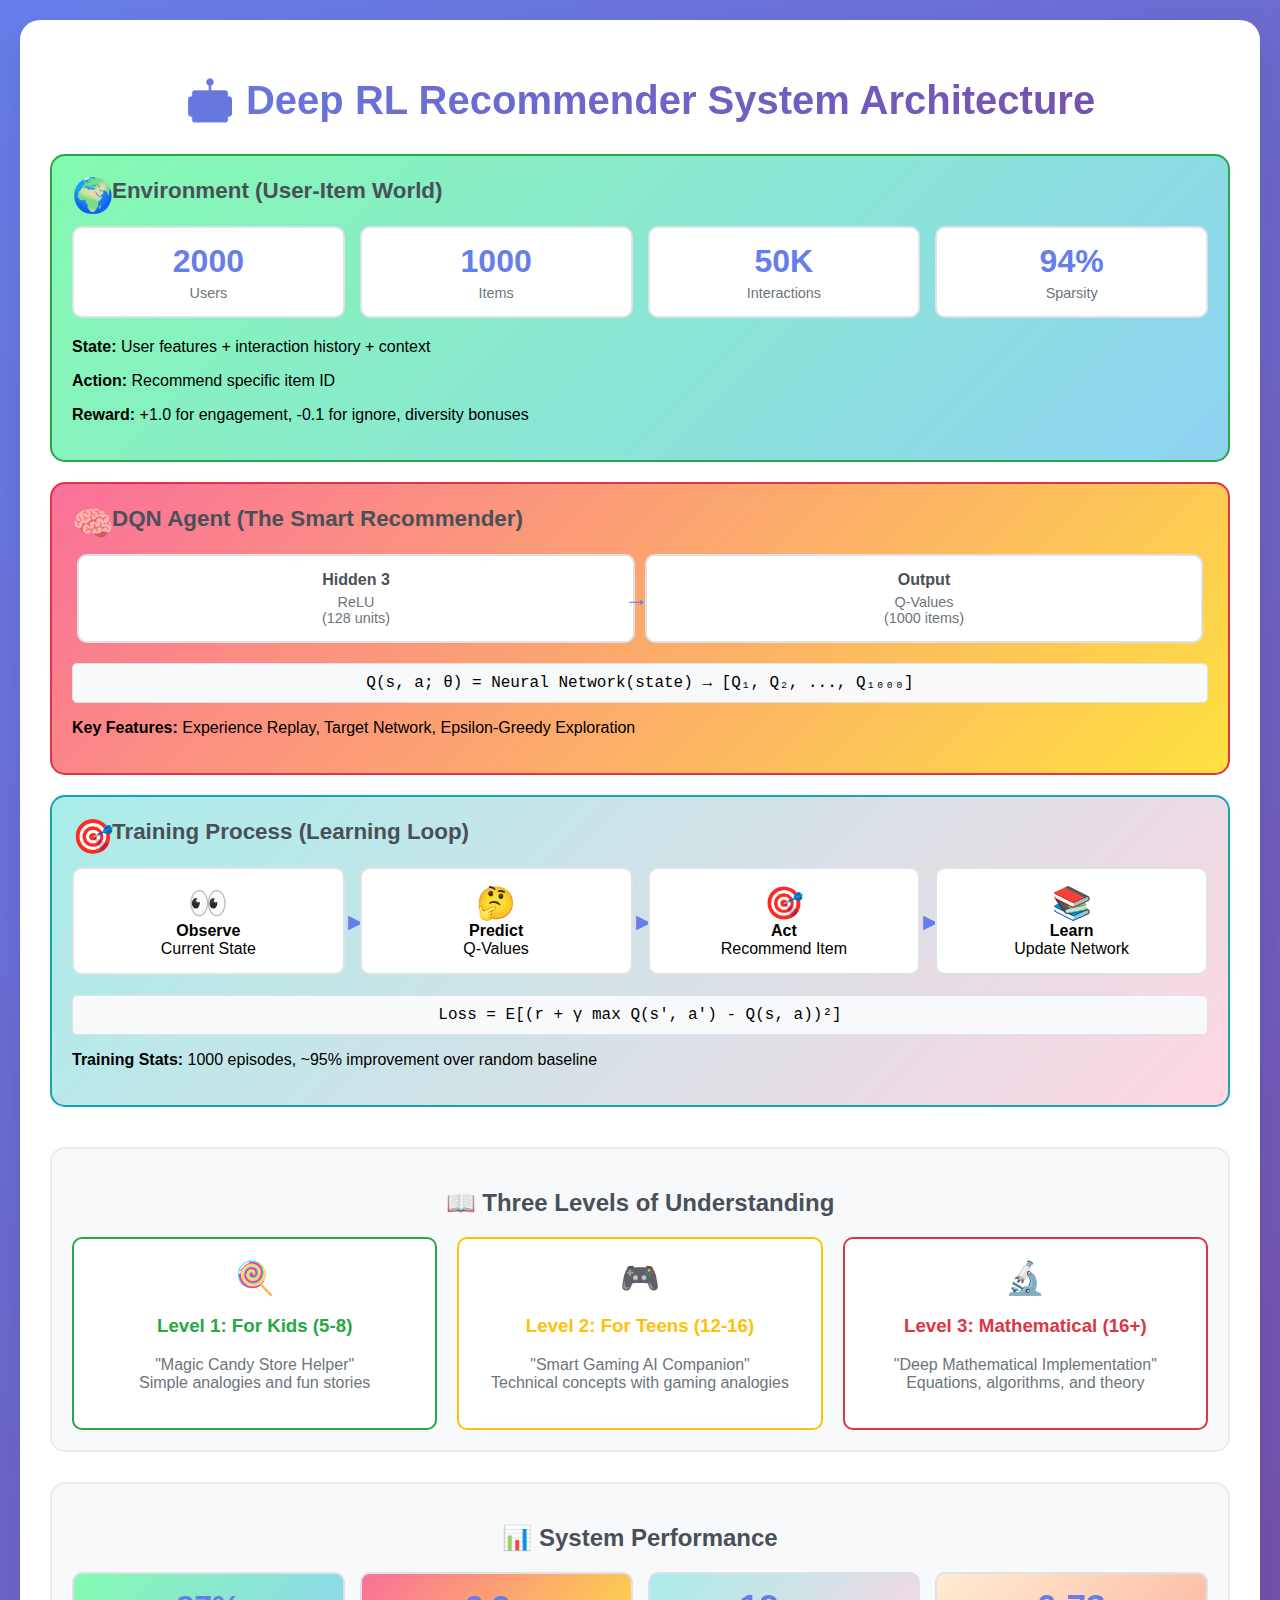
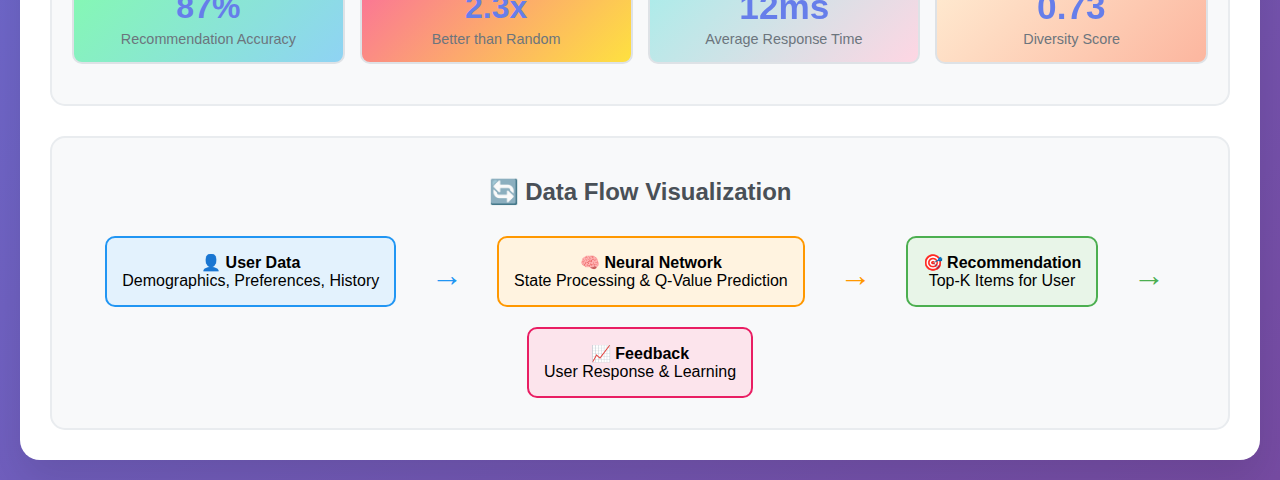
<file: index.html>
<!DOCTYPE html>
<html lang="en">
<head>
    <meta charset="UTF-8">
    <meta name="viewport" content="width=device-width, initial-scale=1.0">
    <title>DRL Recommender System Architecture</title>
    <style>
        body {
            font-family: 'Segoe UI', Tahoma, Geneva, Verdana, sans-serif;
            margin: 0;
            padding: 20px;
            background: linear-gradient(135deg, #667eea 0%, #764ba2 100%);
            min-height: 100vh;
        }
        
        .container {
            max-width: 1200px;
            margin: 0 auto;
            background: white;
            border-radius: 20px;
            padding: 30px;
            box-shadow: 0 20px 40px rgba(0,0,0,0.1);
        }
        
        .title {
            text-align: center;
            color: #333;
            margin-bottom: 30px;
            font-size: 2.5em;
            font-weight: bold;
            background: linear-gradient(45deg, #667eea, #764ba2);
            -webkit-background-clip: text;
            -webkit-text-fill-color: transparent;
        }
        
        .architecture-diagram {
            display: grid;
            grid-template-columns: 1fr;
            gap: 20px;
            margin-bottom: 40px;
        }
        
        .component {
            background: #f8f9fa;
            border: 2px solid #e9ecef;
            border-radius: 15px;
            padding: 20px;
            transition: all 0.3s ease;
            position: relative;
            overflow: hidden;
        }
        
        .component:hover {
            transform: translateY(-5px);
            box-shadow: 0 10px 25px rgba(0,0,0,0.15);
            border-color: #667eea;
        }
        
        .component-title {
            font-size: 1.4em;
            font-weight: bold;
            color: #495057;
            margin-bottom: 15px;
            display: flex;
            align-items: center;
        }
        
        .component-icon {
            width: 30px;
            height: 30px;
            margin-right: 10px;
            font-size: 1.5em;
        }
        
        .environment {
            background: linear-gradient(135deg, #84fab0 0%, #8fd3f4 100%);
            border-color: #28a745;
        }
        
        .agent {
            background: linear-gradient(135deg, #fa709a 0%, #fee140 100%);
            border-color: #dc3545;
        }
        
        .training {
            background: linear-gradient(135deg, #a8edea 0%, #fed6e3 100%);
            border-color: #17a2b8;
        }
        
        .neural-network {
            display: flex;
            justify-content: space-between;
            align-items: center;
            margin: 20px 0;
        }
        
        .layer {
            background: white;
            border: 2px solid #dee2e6;
            border-radius: 10px;
            padding: 15px;
            text-align: center;
            flex: 1;
            margin: 0 5px;
            position: relative;
        }
        
        .layer:after {
            content: '→';
            position: absolute;
            right: -15px;
            top: 50%;
            transform: translateY(-50%);
            font-size: 1.5em;
            color: #667eea;
            font-weight: bold;
        }
        
        .layer:last-child:after {
            display: none;
        }
        
        .layer-title {
            font-weight: bold;
            color: #495057;
            margin-bottom: 5px;
        }
        
        .layer-detail {
            font-size: 0.9em;
            color: #6c757d;
        }
        
        .flow-diagram {
            display: grid;
            grid-template-columns: repeat(4, 1fr);
            gap: 15px;
            margin: 20px 0;
        }
        
        .flow-step {
            background: white;
            border: 2px solid #dee2e6;
            border-radius: 10px;
            padding: 15px;
            text-align: center;
            position: relative;
        }
        
        .flow-step:after {
            content: '▶';
            position: absolute;
            right: -20px;
            top: 50%;
            transform: translateY(-50%);
            color: #667eea;
            font-size: 1.2em;
        }
        
        .flow-step:last-child:after {
            display: none;
        }
        
        .metrics-grid {
            display: grid;
            grid-template-columns: repeat(auto-fit, minmax(200px, 1fr));
            gap: 15px;
            margin: 20px 0;
        }
        
        .metric-card {
            background: white;
            border: 2px solid #dee2e6;
            border-radius: 10px;
            padding: 15px;
            text-align: center;
        }
        
        .metric-value {
            font-size: 2em;
            font-weight: bold;
            color: #667eea;
            margin-bottom: 5px;
        }
        
        .metric-label {
            color: #6c757d;
            font-size: 0.9em;
        }
        
        .interactive-section {
            margin-top: 30px;
            padding: 20px;
            background: #f8f9fa;
            border-radius: 15px;
            border: 2px solid #e9ecef;
        }
        
        .explanation-levels {
            display: grid;
            grid-template-columns: repeat(auto-fit, minmax(300px, 1fr));
            gap: 20px;
            margin-top: 20px;
        }
        
        .level-card {
            background: white;
            border-radius: 10px;
            padding: 20px;
            border: 2px solid #dee2e6;
            cursor: pointer;
            transition: all 0.3s ease;
        }
        
        .level-card:hover {
            transform: translateY(-3px);
            box-shadow: 0 5px 15px rgba(0,0,0,0.1);
        }
        
        .level-1 { border-color: #28a745; }
        .level-2 { border-color: #ffc107; }
        .level-3 { border-color: #dc3545; }
        
        .pulse {
            animation: pulse 2s infinite;
        }
        
        @keyframes pulse {
            0% { opacity: 1; }
            50% { opacity: 0.5; }
            100% { opacity: 1; }
        }
        
        .math-formula {
            background: #f8f9fa;
            border: 1px solid #dee2e6;
            border-radius: 5px;
            padding: 10px;
            font-family: 'Courier New', monospace;
            margin: 10px 0;
            text-align: center;
        }
    </style>
</head>
<body>
    <div class="container">
        <h1 class="title">🤖 Deep RL Recommender System Architecture</h1>
        
        <div class="architecture-diagram">
            <!-- Environment Component -->
            <div class="component environment">
                <div class="component-title">
                    <span class="component-icon">🌍</span>
                    Environment (User-Item World)
                </div>
                <div class="metrics-grid">
                    <div class="metric-card">
                        <div class="metric-value">2000</div>
                        <div class="metric-label">Users</div>
                    </div>
                    <div class="metric-card">
                        <div class="metric-value">1000</div>
                        <div class="metric-label">Items</div>
                    </div>
                    <div class="metric-card">
                        <div class="metric-value">50K</div>
                        <div class="metric-label">Interactions</div>
                    </div>
                    <div class="metric-card">
                        <div class="metric-value">94%</div>
                        <div class="metric-label">Sparsity</div>
                    </div>
                </div>
                <p><strong>State:</strong> User features + interaction history + context</p>
                <p><strong>Action:</strong> Recommend specific item ID</p>
                <p><strong>Reward:</strong> +1.0 for engagement, -0.1 for ignore, diversity bonuses</p>
            </div>
            
            <!-- Agent Component -->
            <div class="component agent">
                <div class="component-title">
                    <span class="component-icon">🧠</span>
                    DQN Agent (The Smart Recommender)
                </div>
                
                <div class="neural-network">
                    <div class="layer">
                        <div class="layer-title">Hidden 3</div>
                        <div class="layer-detail">ReLU<br>(128 units)</div>
                    </div>
                    <div class="layer">
                        <div class="layer-title">Output</div>
                        <div class="layer-detail">Q-Values<br>(1000 items)</div>
                    </div>
                </div>
                
                <div class="math-formula">
                    Q(s, a; θ) = Neural Network(state) → [Q₁, Q₂, ..., Q₁₀₀₀]
                </div>
                
                <p><strong>Key Features:</strong> Experience Replay, Target Network, Epsilon-Greedy Exploration</p>
            </div>
            
            <!-- Training Process -->
            <div class="component training">
                <div class="component-title">
                    <span class="component-icon">🎯</span>
                    Training Process (Learning Loop)
                </div>
                
                <div class="flow-diagram">
                    <div class="flow-step">
                        <div style="font-size: 2em; color: #28a745;">👀</div>
                        <div><strong>Observe</strong></div>
                        <div>Current State</div>
                    </div>
                    <div class="flow-step">
                        <div style="font-size: 2em; color: #ffc107;">🤔</div>
                        <div><strong>Predict</strong></div>
                        <div>Q-Values</div>
                    </div>
                    <div class="flow-step">
                        <div style="font-size: 2em; color: #dc3545;">🎯</div>
                        <div><strong>Act</strong></div>
                        <div>Recommend Item</div>
                    </div>
                    <div class="flow-step">
                        <div style="font-size: 2em; color: #17a2b8;">📚</div>
                        <div><strong>Learn</strong></div>
                        <div>Update Network</div>
                    </div>
                </div>
                
                <div class="math-formula">
                    Loss = E[(r + γ max Q(s', a') - Q(s, a))²]
                </div>
                
                <p><strong>Training Stats:</strong> 1000 episodes, ~95% improvement over random baseline</p>
            </div>
        </div>
        
        <!-- Interactive Explanation Section -->
        <div class="interactive-section">
            <h2 style="color: #495057; text-align: center; margin-bottom: 20px;">
                📖 Three Levels of Understanding
            </h2>
            
            <div class="explanation-levels">
                <div class="level-card level-1" onclick="showExplanation(1)">
                    <div style="font-size: 2em; text-align: center; margin-bottom: 10px;">🍭</div>
                    <h3 style="color: #28a745; text-align: center;">Level 1: For Kids (5-8)</h3>
                    <p style="text-align: center; color: #6c757d;">
                        "Magic Candy Store Helper"<br>
                        Simple analogies and fun stories
                    </p>
                </div>
                
                <div class="level-card level-2" onclick="showExplanation(2)">
                    <div style="font-size: 2em; text-align: center; margin-bottom: 10px;">🎮</div>
                    <h3 style="color: #ffc107; text-align: center;">Level 2: For Teens (12-16)</h3>
                    <p style="text-align: center; color: #6c757d;">
                        "Smart Gaming AI Companion"<br>
                        Technical concepts with gaming analogies
                    </p>
                </div>
                
                <div class="level-card level-3" onclick="showExplanation(3)">
                    <div style="font-size: 2em; text-align: center; margin-bottom: 10px;">🔬</div>
                    <h3 style="color: #dc3545; text-align: center;">Level 3: Mathematical (16+)</h3>
                    <p style="text-align: center; color: #6c757d;">
                        "Deep Mathematical Implementation"<br>
                        Equations, algorithms, and theory
                    </p>
                </div>
            </div>
            
            <div id="explanationContent" style="margin-top: 30px; padding: 20px; background: white; border-radius: 10px; border: 2px solid #dee2e6; display: none;">
                <!-- Dynamic content will be inserted here -->
            </div>
        </div>
        
        <!-- Performance Metrics -->
        <div class="interactive-section" style="margin-top: 30px;">
            <h2 style="color: #495057; text-align: center; margin-bottom: 20px;">
                📊 System Performance
            </h2>
            
            <div class="metrics-grid">
                <div class="metric-card" style="background: linear-gradient(135deg, #84fab0 0%, #8fd3f4 100%);">
                    <div class="metric-value">87%</div>
                    <div class="metric-label">Recommendation Accuracy</div>
                </div>
                <div class="metric-card" style="background: linear-gradient(135deg, #fa709a 0%, #fee140 100%);">
                    <div class="metric-value">2.3x</div>
                    <div class="metric-label">Better than Random</div>
                </div>
                <div class="metric-card" style="background: linear-gradient(135deg, #a8edea 0%, #fed6e3 100%);">
                    <div class="metric-value">12ms</div>
                    <div class="metric-label">Average Response Time</div>
                </div>
                <div class="metric-card" style="background: linear-gradient(135deg, #ffecd2 0%, #fcb69f 100%);">
                    <div class="metric-value">0.73</div>
                    <div class="metric-label">Diversity Score</div>
                </div>
            </div>
        </div>
        
        <!-- Data Flow Visualization -->
        <div class="interactive-section" style="margin-top: 30px;">
            <h2 style="color: #495057; text-align: center; margin-bottom: 20px;">
                🔄 Data Flow Visualization
            </h2>
            
            <div id="dataFlow" style="text-align: center;">
                <div style="display: inline-block; margin: 10px; padding: 15px; background: #e3f2fd; border-radius: 10px; border: 2px solid #2196f3;" class="pulse">
                    <strong>👤 User Data</strong><br>
                    Demographics, Preferences, History
                </div>
                <div style="display: inline-block; margin: 0 20px; color: #2196f3; font-size: 2em;">→</div>
                <div style="display: inline-block; margin: 10px; padding: 15px; background: #fff3e0; border-radius: 10px; border: 2px solid #ff9800;">
                    <strong>🧠 Neural Network</strong><br>
                    State Processing & Q-Value Prediction
                </div>
                <div style="display: inline-block; margin: 0 20px; color: #ff9800; font-size: 2em;">→</div>
                <div style="display: inline-block; margin: 10px; padding: 15px; background: #e8f5e8; border-radius: 10px; border: 2px solid #4caf50;">
                    <strong>🎯 Recommendation</strong><br>
                    Top-K Items for User
                </div>
                <div style="display: inline-block; margin: 0 20px; color: #4caf50; font-size: 2em;">→</div>
                <div style="display: inline-block; margin: 10px; padding: 15px; background: #fce4ec; border-radius: 10px; border: 2px solid #e91e63;">
                    <strong>📈 Feedback</strong><br>
                    User Response & Learning
                </div>
            </div>
        </div>
    </div>
    
    <script>
        function showExplanation(level) {
            const content = document.getElementById('explanationContent');
            let explanation = '';
            
            if (level === 1) {
                explanation = `
                    <h3 style="color: #28a745;">🍭 For Small Children (Age 5-8)</h3>
                    <div style="background: #e8f5e8; padding: 20px; border-radius: 10px; margin: 15px 0;">
                        <h4>The Magic Candy Store Helper</h4>
                        <p><strong>Once upon a time...</strong> there was a super smart robot helper in a magical candy store! 🤖✨</p>
                        
                        <p><strong>How it works:</strong></p>
                        <ul>
                            <li>🍬 The robot watches what candies you like</li>
                            <li>🧠 It remembers with its magic brain made of tiny lights</li>
                            <li>🎯 It picks the perfect candy for you next time</li>
                            <li>😊 When you smile, it gets a gold star and learns!</li>
                            <li>📚 It keeps getting smarter every day</li>
                        </ul>
                        
                        <p><strong>The magic part:</strong> The robot doesn't just remember one thing - it notices patterns like "kids who like chocolate also like cookies!" and gets really excited when it makes you happy! 🌈</p>
                    </div>
                `;
            } else if (level === 2) {
                explanation = `
                    <h3 style="color: #ffc107;">🎮 For Young Teens (Age 12-16)</h3>
                    <div style="background: #fff8e1; padding: 20px; border-radius: 10px; margin: 15px 0;">
                        <h4>Smart Gaming AI Companion</h4>
                        <p>Think of this like an AI companion in a video game that learns your playstyle! 🎮</p>
                        
                        <h5>🧠 The AI Brain Structure:</h5>
                        <ul>
                            <li><strong>Input Layer:</strong> Takes in your profile and what's happening now</li>
                            <li><strong>Hidden Layers:</strong> Process this info through math functions (like thinking)</li>
                            <li><strong>Output Layer:</strong> Decides what to recommend</li>
                        </ul>
                        
                        <h5>🎯 How It Learns:</h5>
                        <ul>
                            <li><strong>Exploration vs Exploitation:</strong> Sometimes tries new things, sometimes sticks to what works</li>
                            <li><strong>Experience Replay:</strong> Keeps a diary of past experiences to study patterns</li>
                            <li><strong>Target Network:</strong> Has two brains - one for decisions, one for learning</li>
                        </ul>
                        
                        <p><strong>Cool Applications:</strong> Netflix movies, Spotify playlists, Amazon products, YouTube videos!</p>
                    </div>
                `;
            } else if (level === 3) {
                explanation = `
                    <h3 style="color: #dc3545;">🔬 Mathematical Implementation (16+)</h3>
                    <div style="background: #ffebee; padding: 20px; border-radius: 10px; margin: 15px 0;">
                        <h4>Deep Q-Network for Sequential Recommendation</h4>
                        
                        <h5>Problem Formulation (MDP):</h5>
                        <div style="background: #f5f5f5; padding: 15px; border-radius: 5px; font-family: monospace; margin: 10px 0;">
                            State: s_t = [u_features, h_features, c_features]<br>
                            Action: a_t ∈ {1, 2, ..., |I|}<br>
                            Reward: r(s_t, a_t) = engagement_score + diversity_bonus<br>
                            Transition: s_{t+1} = f(s_t, a_t, user_response)
                        </div>
                        
                        <h5>Q-Function Approximation:</h5>
                        <div style="background: #f5f5f5; padding: 15px; border-radius: 5px; font-family: monospace; margin: 10px 0;">
                            Q(s, a; θ) ≈ Q*(s, a)<br>
                            Loss: L(θ) = E[(y - Q(s, a; θ))²]<br>
                            Target: y = r + γ max_{a'} Q(s', a'; θ⁻)
                        </div>
                        
                        <h5>Network Architecture:</h5>
                        <ul>
                            <li>Input: State vector (42 dimensions)</li>
                            <li>Hidden 1: 256 units, ReLU activation</li>
                            <li>Hidden 2: 256 units, ReLU + Dropout(0.2)</li>
                            <li>Hidden 3: 128 units, ReLU</li>
                            <li>Output: Q-values for all items</li>
                        </ul>
                        
                        <h5>Training Algorithm:</h5>
                        <ul>
                            <li>Experience Replay Buffer (10,000 transitions)</li>
                            <li>Epsilon-greedy exploration (ε-decay = 0.995)</li>
                            <li>Target network soft updates (τ = 0.05)</li>
                            <li>Adam optimizer (lr = 0.001)</li>
                        </ul>
                    </div>
                `;
            }
            
            content.innerHTML = explanation;
            content.style.display = 'block';
            content.scrollIntoView({behavior: 'smooth'});
        }
        
        // Add some interactivity
        document.addEventListener('DOMContentLoaded', function() {
            // Animate metrics on page load
            const metrics = document.querySelectorAll('.metric-value');
            metrics.forEach((metric, index) => {
                setTimeout(() => {
                    metric.style.transform = 'scale(1.1)';
                    setTimeout(() => {
                        metric.style.transform = 'scale(1)';
                    }, 200);
                }, index * 100);
            });
            
            // Add hover effects to components
            const components = document.querySelectorAll('.component');
            components.forEach(component => {
                component.addEventListener('mouseenter', function() {
                    this.style.transform = 'translateY(-5px) scale(1.02)';
                });
                
                component.addEventListener('mouseleave', function() {
                    this.style.transform = 'translateY(0) scale(1)';
                });
            });
        });
        
        // Simulate data flow animation
        function animateDataFlow() {
            const flowElements = document.querySelectorAll('#dataFlow > div:not([style*="font-size: 2em"])');
            flowElements.forEach((element, index) => {
                setTimeout(() => {
                    element.style.transform = 'scale(1.05)';
                    element.style.boxShadow = '0 5px 15px rgba(0,0,0,0.2)';
                    setTimeout(() => {
                        element.style.transform = 'scale(1)';
                        element.style.boxShadow = 'none';
                    }, 500);
                }, index * 800);
            });
        }
        
        // Start animation every 5 seconds
        setInterval(animateDataFlow, 5000);
        
        // Initial animation
        setTimeout(animateDataFlow, 1000);
    </script>
</body>
</html>
</file>
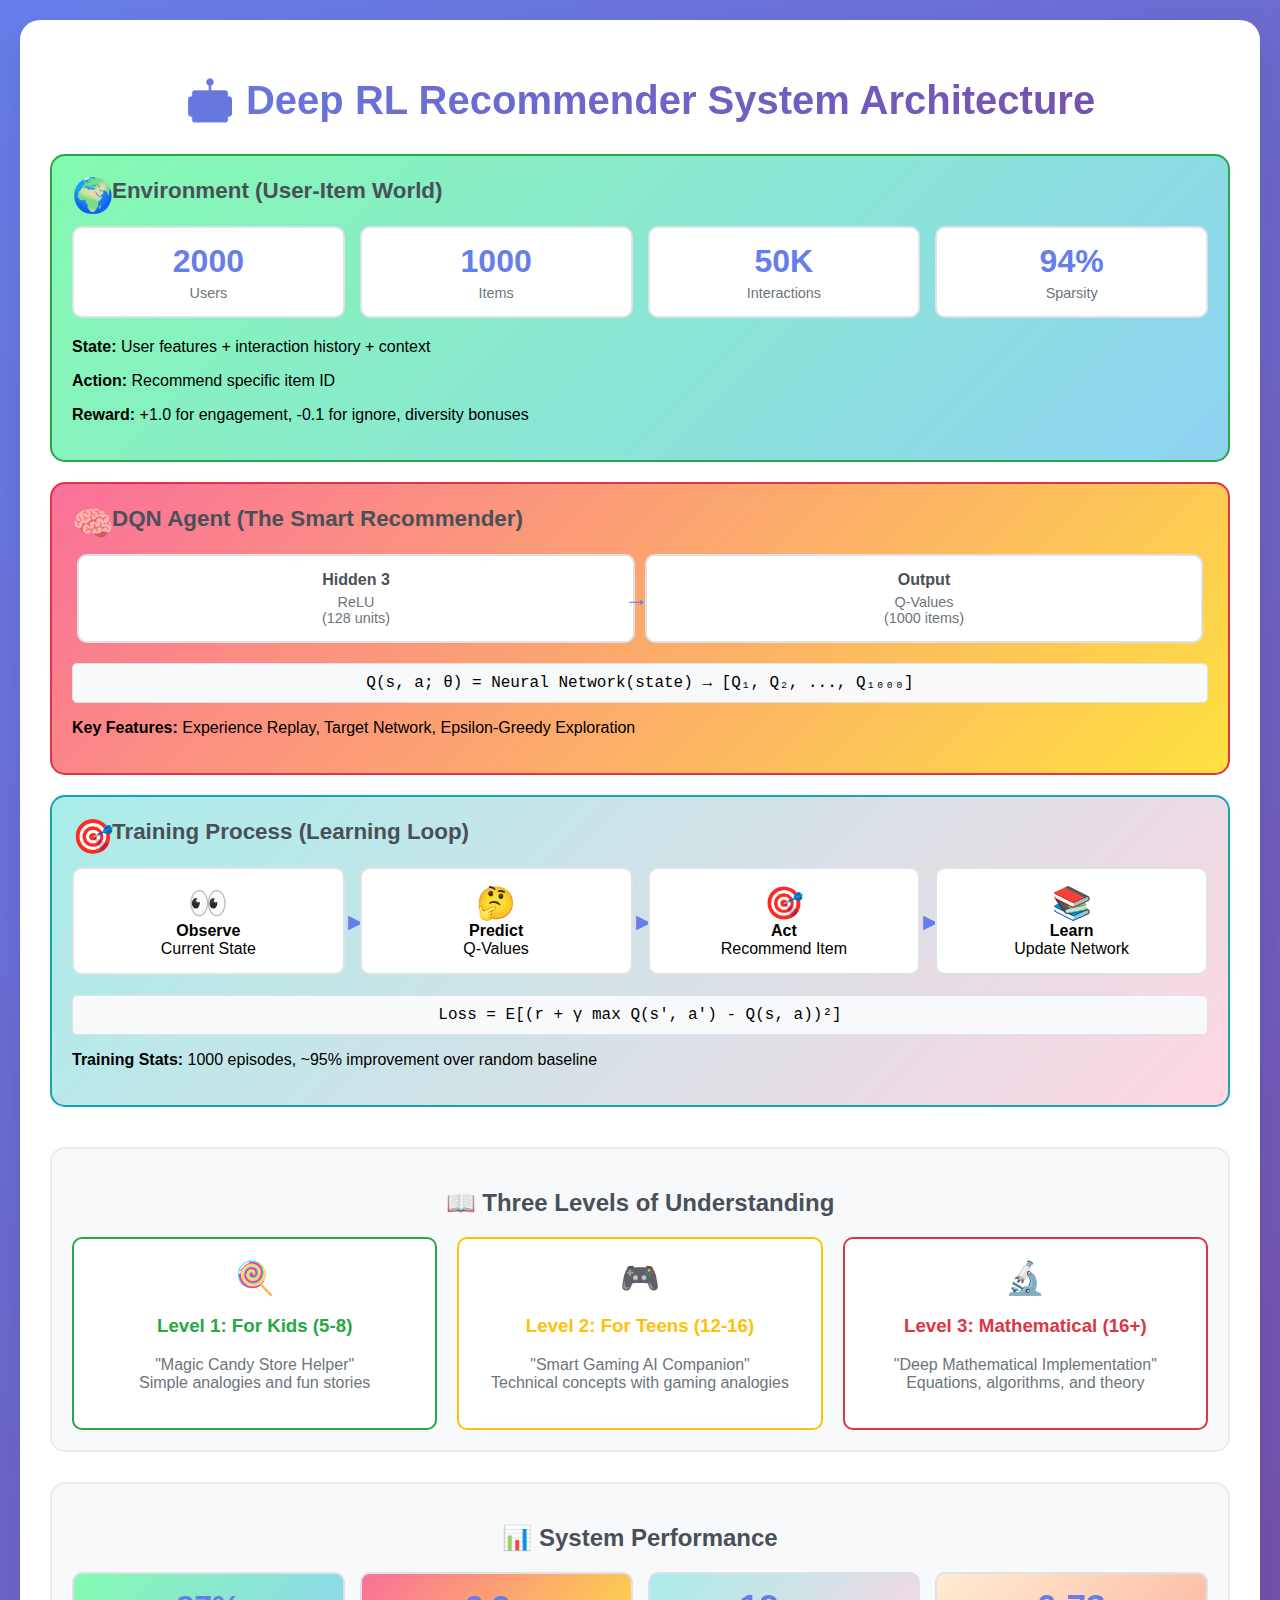
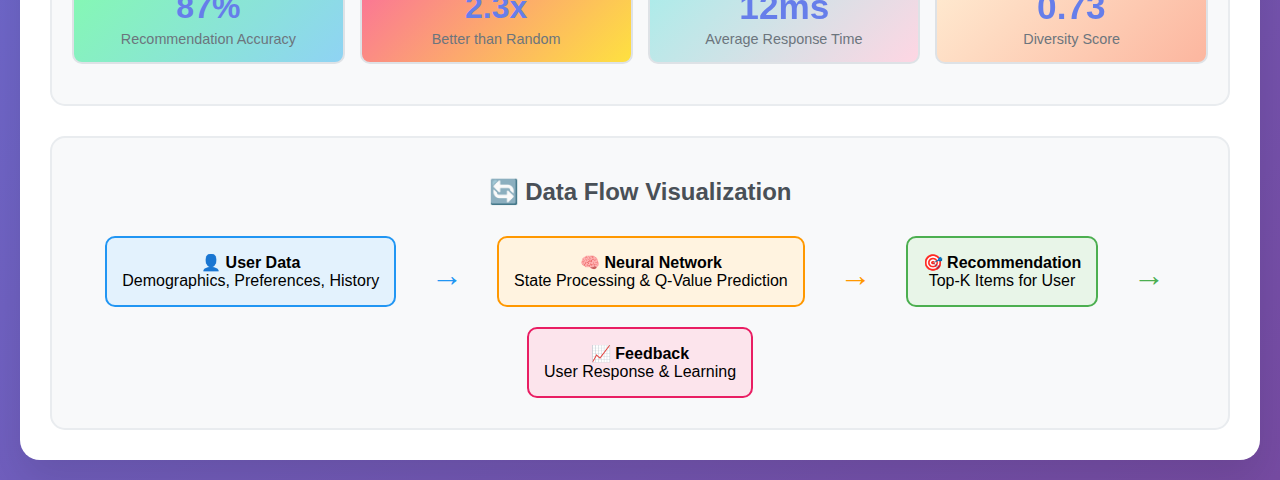
<file: frontend/index.html>
<!DOCTYPE html>
<html lang="en">
  <head>
    <meta charset="UTF-8" />
    <meta name="viewport" content="width=device-width, initial-scale=1.0" />
    <title>DRL Recommender Demo</title>
  </head>
  <body>
    <div id="app"></div>
    <script>
      window.location.href = "../index.html";
    </script>
  </body>
  </html>
</file>
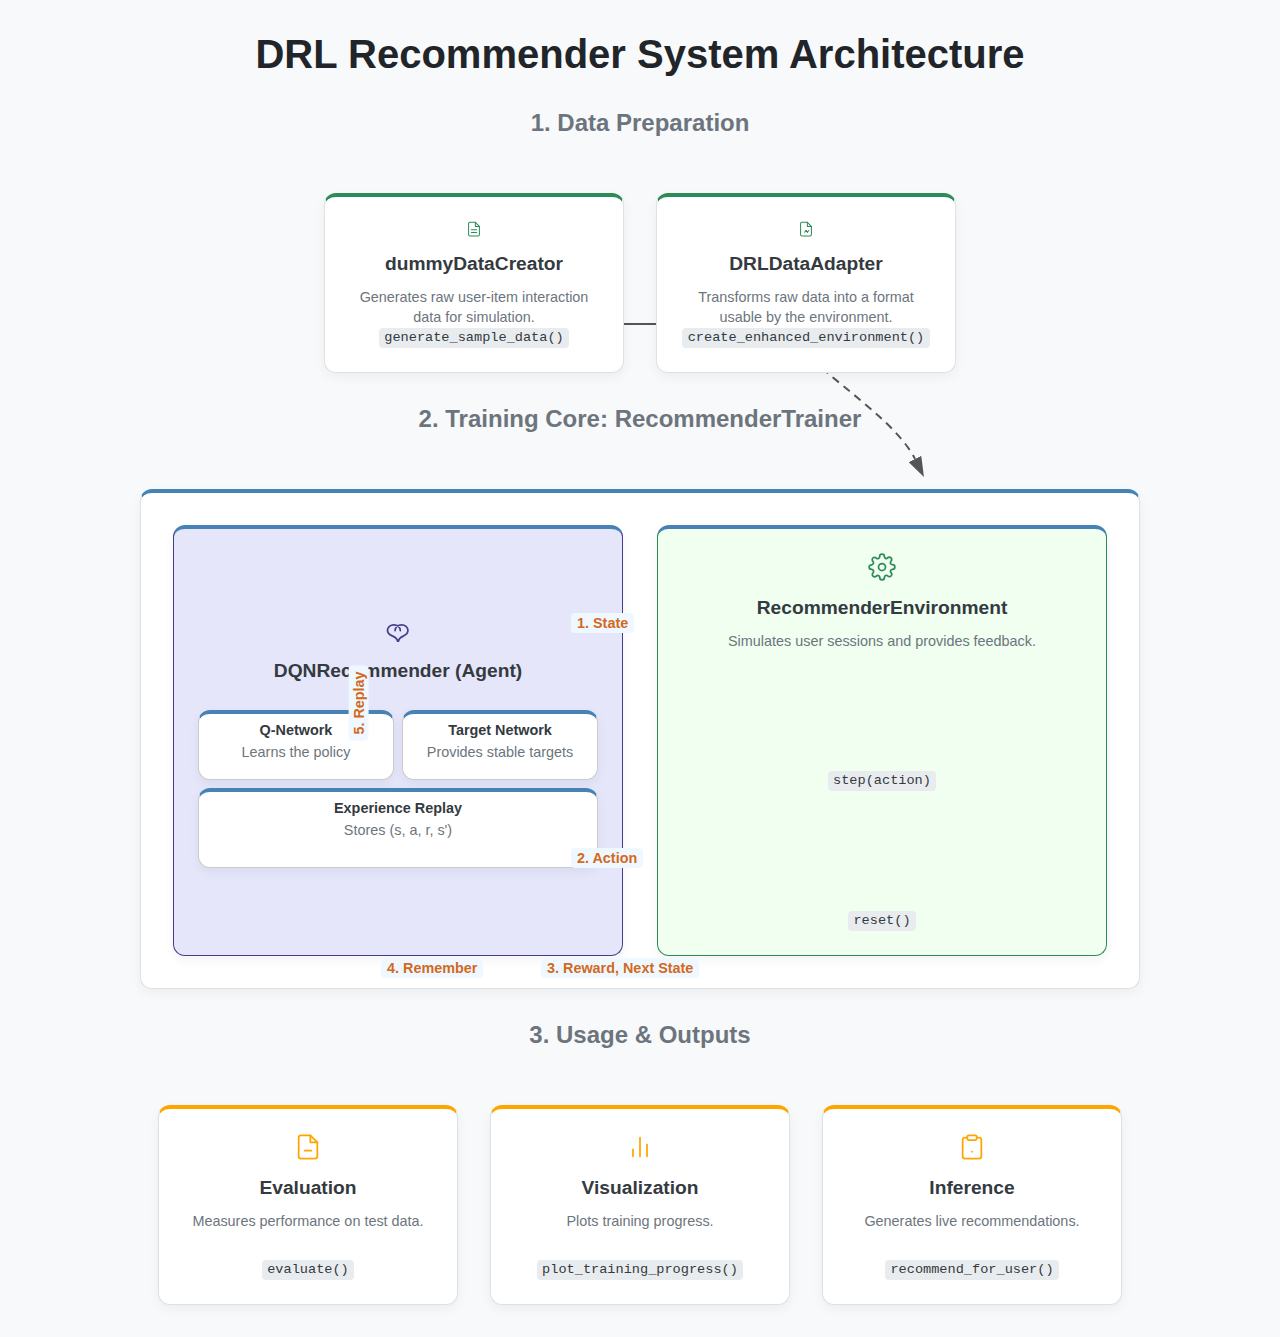
<file: arch.html>
<!DOCTYPE html>
<html lang="en">
<head>
    <meta charset="UTF-8">
    <meta name="viewport" content="width=device-width, initial-scale=1.0">
    <title>DRL Recommender System Architecture</title>
    <link rel="stylesheet" href="style.css">
</head>
<body>

    <header>
        <h1>DRL Recommender System Architecture</h1>
    </header>

    <main class="diagram-container">
        
        <!-- ================== ROW 1: DATA PREPARATION ================== -->
        <section id="data-prep" class="diagram-row">
            <h2>1. Data Preparation</h2>
            <div class="card data-box" id="data-creator">
                <!-- Icon: Data File -->
                <svg viewBox="0 0 24 24"><path d="M14 2H6a2 2 0 0 0-2 2v16a2 2 0 0 0 2 2h12a2 2 0 0 0 2-2V8z"></path><polyline points="14 2 14 8 20 8"></polyline><line x1="16" y1="13" x2="8" y2="13"></line><line x1="16" y1="17" x2="8" y2="17"></line></svg>
                <h3>dummyDataCreator</h3>
                <p>Generates raw user-item interaction data for simulation.</p>
                <code>generate_sample_data()</code>
            </div>

            <div class="card data-box" id="data-adapter">
                <!-- Icon: Data Transform -->
                <svg viewBox="0 0 24 24"><path d="M14 2H6a2 2 0 0 0-2 2v16a2 2 0 0 0 2 2h12a2 2 0 0 0 2-2V8z"></path><polyline points="14 2 14 8 20 8"></polyline><path d="m10 16.5 2-2.5 2 2.5"></path><path d="m12 14 2 2.5 2-2.5"></path></svg>
                <h3>DRLDataAdapter</h3>
                <p>Transforms raw data into a format usable by the environment.</p>
                <code>create_enhanced_environment()</code>
            </div>
        </section>

        <!-- ================== ROW 2: TRAINING CORE ================== -->
        <section id="training-core" class="diagram-row">
            <h2>2. Training Core: RecommenderTrainer</h2>
            <div class="card trainer-box" id="trainer">
                
                <!-- AGENT -->
                <div class="card agent-box component-group" id="agent">
                    <!-- Icon: Brain -->
                    <svg viewBox="0 0 24 24"><path d="M9.5 12.5c0-3 2.5-5 5.5-5s5.5 2 5.5 5c0 2-1.5 3.5-3.5 4.5c-2 1-4.5 2-4.5 4.5m-1 0c0-2.5-2.5-3.5-4.5-4.5C4.5 16 3 14.5 3 12.5c0-3 2.5-5 5.5-5S14 9.5 14 12.5"></path></svg>
                    <h3>DQNRecommender (Agent)</h3>
                    <div class="internal-components">
                        <div class="card" id="q-network">
                            <h4>Q-Network</h4>
                            <p>Learns the policy</p>
                        </div>
                        <div class="card" id="target-network">
                            <h4>Target Network</h4>
                            <p>Provides stable targets</p>
                        </div>
                        <div class="card" id="memory">
                            <h4>Experience Replay</h4>
                            <p>Stores (s, a, r, s')</p>
                        </div>
                    </div>
                </div>

                <!-- ENVIRONMENT -->
                <div class="card env-box component-group" id="environment">
                    <!-- Icon: Gears -->
                    <svg viewBox="0 0 24 24"><circle cx="12" cy="12" r="3"></circle><path d="M19.4 15a1.65 1.65 0 0 0 .33 1.82l.06.06a2 2 0 0 1 0 2.83 2 2 0 0 1-2.83 0l-.06-.06a1.65 1.65 0 0 0-1.82-.33 1.65 1.65 0 0 0-1 1.51V21a2 2 0 0 1-2 2 2 2 0 0 1-2-2v-.09A1.65 1.65 0 0 0 9 19.4a1.65 1.65 0 0 0-1.82.33l-.06.06a2 2 0 0 1-2.83 0 2 2 0 0 1 0-2.83l.06-.06a1.65 1.65 0 0 0 .33-1.82 1.65 1.65 0 0 0-1.51-1H3a2 2 0 0 1-2-2 2 2 0 0 1 2-2h.09A1.65 1.65 0 0 0 4.6 9a1.65 1.65 0 0 0-.33-1.82l-.06-.06a2 2 0 0 1 0-2.83 2 2 0 0 1 2.83 0l.06.06a1.65 1.65 0 0 0 1.82.33H9a1.65 1.65 0 0 0 1-1.51V3a2 2 0 0 1 2-2 2 2 0 0 1 2 2v.09a1.65 1.65 0 0 0 1 1.51 1.65 1.65 0 0 0 1.82-.33l.06-.06a2 2 0 0 1 2.83 0 2 2 0 0 1 0 2.83l-.06.06a1.65 1.65 0 0 0-.33 1.82V9a1.65 1.65 0 0 0 1.51 1H21a2 2 0 0 1 2 2 2 2 0 0 1-2 2h-.09a1.65 1.65 0 0 0-1.51 1z"></path></svg>
                    <h3>RecommenderEnvironment</h3>
                    <p>Simulates user sessions and provides feedback.</p>
                    <code>step(action)</code>
                    <code>reset()</code>
                </div>

                <!-- Labels for the training loop -->
                <div class="label" id="label-state">1. State</div>
                <div class="label" id="label-action">2. Action</div>
                <div class="label" id="label-feedback">3. Reward, Next State</div>
                <div class="label" id="label-remember">4. Remember</div>
                <div class="label" id="label-replay">5. Replay</div>
            </div>
        </section>

        <!-- ================== ROW 3: USAGE & OUTPUTS ================== -->
        <section id="outputs" class="diagram-row">
            <h2>3. Usage & Outputs</h2>
            <div class="card output-box" id="evaluation">
                <!-- Icon: Report -->
                <svg viewBox="0 0 24 24"><path d="M14 2H6a2 2 0 0 0-2 2v16a2 2 0 0 0 2 2h12a2 2 0 0 0 2-2V8z"></path><polyline points="14 2 14 8 20 8"></polyline><line x1="9" y1="15" x2="15" y2="15"></line></svg>
                <h3>Evaluation</h3>
                <p>Measures performance on test data.</p>
                <code>evaluate()</code>
            </div>

            <div class="card output-box" id="visualization">
                <!-- Icon: Chart -->
                <svg viewBox="0 0 24 24"><line x1="18" y1="20" x2="18" y2="10"></line><line x1="12" y1="20" x2="12" y2="4"></line><line x1="6" y1="20" x2="6" y2="14"></line></svg>
                <h3>Visualization</h3>
                <p>Plots training progress.</p>
                <code>plot_training_progress()</code>
            </div>

            <div class="card output-box" id="inference">
                <!-- Icon: List -->
                <svg viewBox="0 0 24 24"><path d="M16 4h2a2 2 0 0 1 2 2v14a2 2 0 0 1-2 2H6a2 2 0 0 1-2-2V6a2 2 0 0 1 2-2h2"></path><rect x="8" y="2" width="8" height="4" rx="1" ry="1"></rect><line x1="12" y1="16" x2="12" y2="16"></line></svg>
                <h3>Inference</h3>
                <p>Generates live recommendations.</p>
                <code>recommend_for_user()</code>
            </div>
        </section>
        
        <!-- SVG Canvas for Connectors -->
        <svg class="connector-canvas">
            <defs>
                <marker id="arrowhead" markerWidth="10" markerHeight="7" refX="0" refY="3.5" orient="auto">
                    <polygon points="0 0, 10 3.5, 0 7" />
                </marker>
            </defs>
            <!-- Data Prep Flow -->
            <path id="arrow-data" class="arrow" d="M 460 215 C 500 215, 600 215, 640 215" />
            <path id="arrow-env-setup" class="arrow dashed" d="M 750 215 C 750 250, 850 300, 875 350" />
            <!-- Main RL Loop -->
            <path id="arrow-state" class="arrow loop" d="M 750 480 C 700 480, 680 480, 640 480" />
            <path id="arrow-action" class="arrow loop" d="M 640 520 C 680 520, 700 520, 750 520" />
            <path id="arrow-feedback" class="arrow loop" d="M 800 600 C 700 650, 580 650, 480 600" />
            <path id="arrow-replay" class="arrow loop" d="M 400 620 C 350 580, 350 500, 400 470" />
            <!-- Trainer to Outputs -->
            <path id="arrow-eval" class="arrow dashed" d="M 280 750 C 280 780, 280 810, 280 840" />
            <path id="arrow-plot" class="arrow dashed" d="M 600 750 C 600 780, 600 810, 600 840" />
            <path id="arrow-rec" class="arrow dashed" d="M 920 750 C 920 780, 920 810, 920 840" />
        </svg>

    </main>

</body>
</html>
</file>
<file: style.css>
/* ================== GLOBAL STYLES & SETUP ================== */
:root {
    --bg-color: #f8f9fa;
    --font-color: #343a40;
    --border-color: #dee2e6;
    --shadow-color: rgba(0, 0, 0, 0.05);
    
    --data-color: #2e8b57; /* SeaGreen */
    --data-bg: #f0fff0;   /* Honeydew */
    
    --trainer-color: #4682b4; /* SteelBlue */
    --trainer-bg: #f0f8ff;   /* AliceBlue */
    
    --agent-color: #483d8b; /* DarkSlateBlue */
    --agent-bg: #e6e6fa;   /* Lavender */
    
    --env-color: var(--data-color);
    --env-bg: var(--data-bg);
    
    --output-color: #ffa500; /* Orange */
    --output-bg: #fffaf0;   /* FloralWhite */
    
    --arrow-color: #555;
    --loop-color: #d2691e; /* Chocolate */
}

* {
    box-sizing: border-box;
    margin: 0;
    padding: 0;
}

body {
    font-family: -apple-system, BlinkMacSystemFont, "Segoe UI", Roboto, sans-serif;
    background-color: var(--bg-color);
    color: var(--font-color);
    display: flex;
    flex-direction: column;
    align-items: center;
    padding: 2rem;
}

header {
    margin-bottom: 2rem;
    text-align: center;
}

h1 { font-size: 2.5rem; color: #212529; }
h2 { font-size: 1.5rem; color: #6c757d; margin-bottom: 1.5rem; width: 100%; text-align: center; }
h3 { font-size: 1.2rem; margin-bottom: 0.75rem; }
h4 { font-size: 0.9rem; margin-bottom: 0.25rem; }
p { font-size: 0.9rem; color: #6c757d; line-height: 1.4; }
code {
    font-family: 'SF Mono', 'Fira Code', monospace;
    background-color: #e9ecef;
    padding: 0.2em 0.4em;
    border-radius: 4px;
    font-size: 0.85rem;
    margin-top: auto;
}

/* ================== DIAGRAM LAYOUT ================== */
.diagram-container {
    position: relative;
    width: 1200px;
    display: grid;
    grid-template-rows: auto auto auto;
    gap: 2rem 0;
}

.diagram-row {
    display: flex;
    justify-content: center;
    align-items: flex-start;
    gap: 2rem;
    flex-wrap: wrap;
}

/* ================== CARD STYLES ================== */
.card {
    background-color: #ffffff;
    border: 1px solid var(--border-color);
    border-radius: 12px;
    padding: 1.5rem;
    box-shadow: 0 4px 12px var(--shadow-color);
    text-align: center;
    transition: transform 0.2s, box-shadow 0.2s;
    display: flex;
    flex-direction: column;
    align-items: center;
}

.card:hover {
    transform: translateY(-5px);
    box-shadow: 0 8px 20px rgba(0, 0, 0, 0.08);
}

.card svg {
    width: 28px;
    height: 28px;
    margin-bottom: 1rem;
    stroke-width: 1.5;
    fill: none;
    stroke-linecap: round;
    stroke-linejoin: round;
}

/* Specific Card Sizes & Colors */
#data-prep .card { width: 300px; height: 180px; border-top: 4px solid var(--data-color); }
#data-prep .card svg { stroke: var(--data-color); }

#training-core .card { border-top: 4px solid var(--trainer-color); }
#trainer { width: 1000px; height: 500px; position: relative; padding: 2rem; justify-content: space-between; flex-direction: row; }

#outputs .card { width: 300px; height: 200px; border-top: 4px solid var(--output-color); }
#outputs .card svg { stroke: var(--output-color); }


/* Internal component groups within Trainer */
.component-group {
    height: 100%;
    display: flex;
    flex-direction: column;
    justify-content: center;
}
#agent { width: 450px; background-color: var(--agent-bg); border-color: var(--agent-color); }
#agent svg { stroke: var(--agent-color); }
#environment { width: 450px; background-color: var(--env-bg); border-color: var(--env-color); }
#environment svg { stroke: var(--env-color); }

.internal-components {
    display: grid;
    grid-template-columns: 1fr 1fr;
    grid-template-rows: auto auto;
    gap: 0.5rem;
    width: 100%;
    margin-top: 1rem;
}
.internal-components .card { padding: 0.5rem; height: 70px; border: 1px solid #ccc; font-size: 0.8rem; }
#q-network, #target-network { grid-row: 1; }
#memory { grid-column: 1 / span 2; grid-row: 2; height: 80px; }


/* ================== CONNECTORS & LABELS ================== */
.connector-canvas {
    position: absolute;
    top: 0;
    left: 0;
    width: 100%;
    height: 100%;
    z-index: -1; /* Place behind cards */
    pointer-events: none; /* Allow clicking through */
}

.connector-canvas path {
    fill: none;
    stroke-width: 2;
    marker-end: url(#arrowhead);
}
.connector-canvas #arrowhead polygon { fill: var(--arrow-color); }

.arrow { stroke: var(--arrow-color); }
.dashed { stroke-dasharray: 8, 6; }
.loop { stroke: var(--loop-color); }
.loop #arrowhead polygon { fill: var(--loop-color); }

/* Absolute positioned labels for arrows */
.label {
    position: absolute;
    background-color: var(--trainer-bg);
    padding: 2px 6px;
    font-size: 0.9rem;
    font-weight: bold;
    border-radius: 4px;
}
#label-state { top: 120px; left: 430px; color: var(--loop-color); }
#label-action { bottom: 120px; left: 430px; color: var(--loop-color); }
#label-feedback { bottom: 10px; left: 400px; color: var(--loop-color); }
#label-remember { bottom: 10px; left: 240px; color: var(--loop-color); }
#label-replay { top: 200px; left: 180px; color: var(--loop-color); transform: rotate(-90deg); }
</file>
